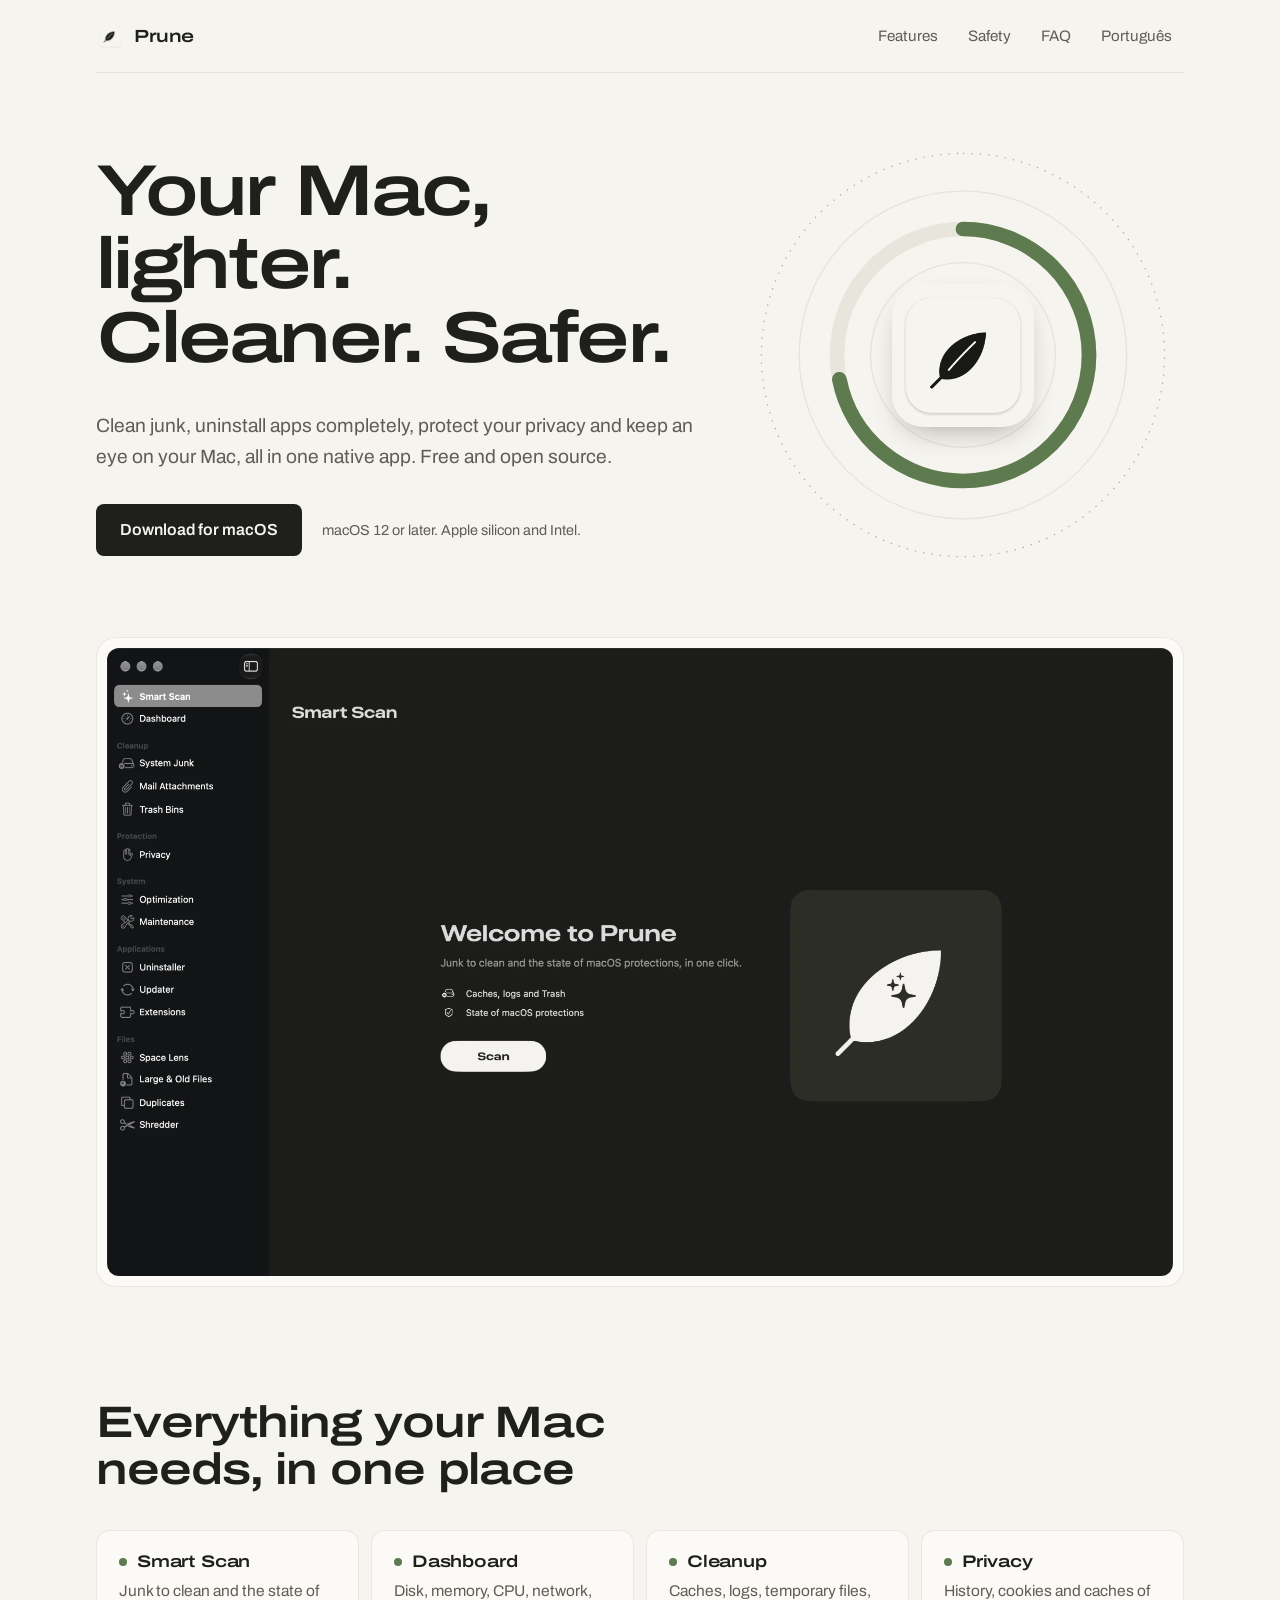
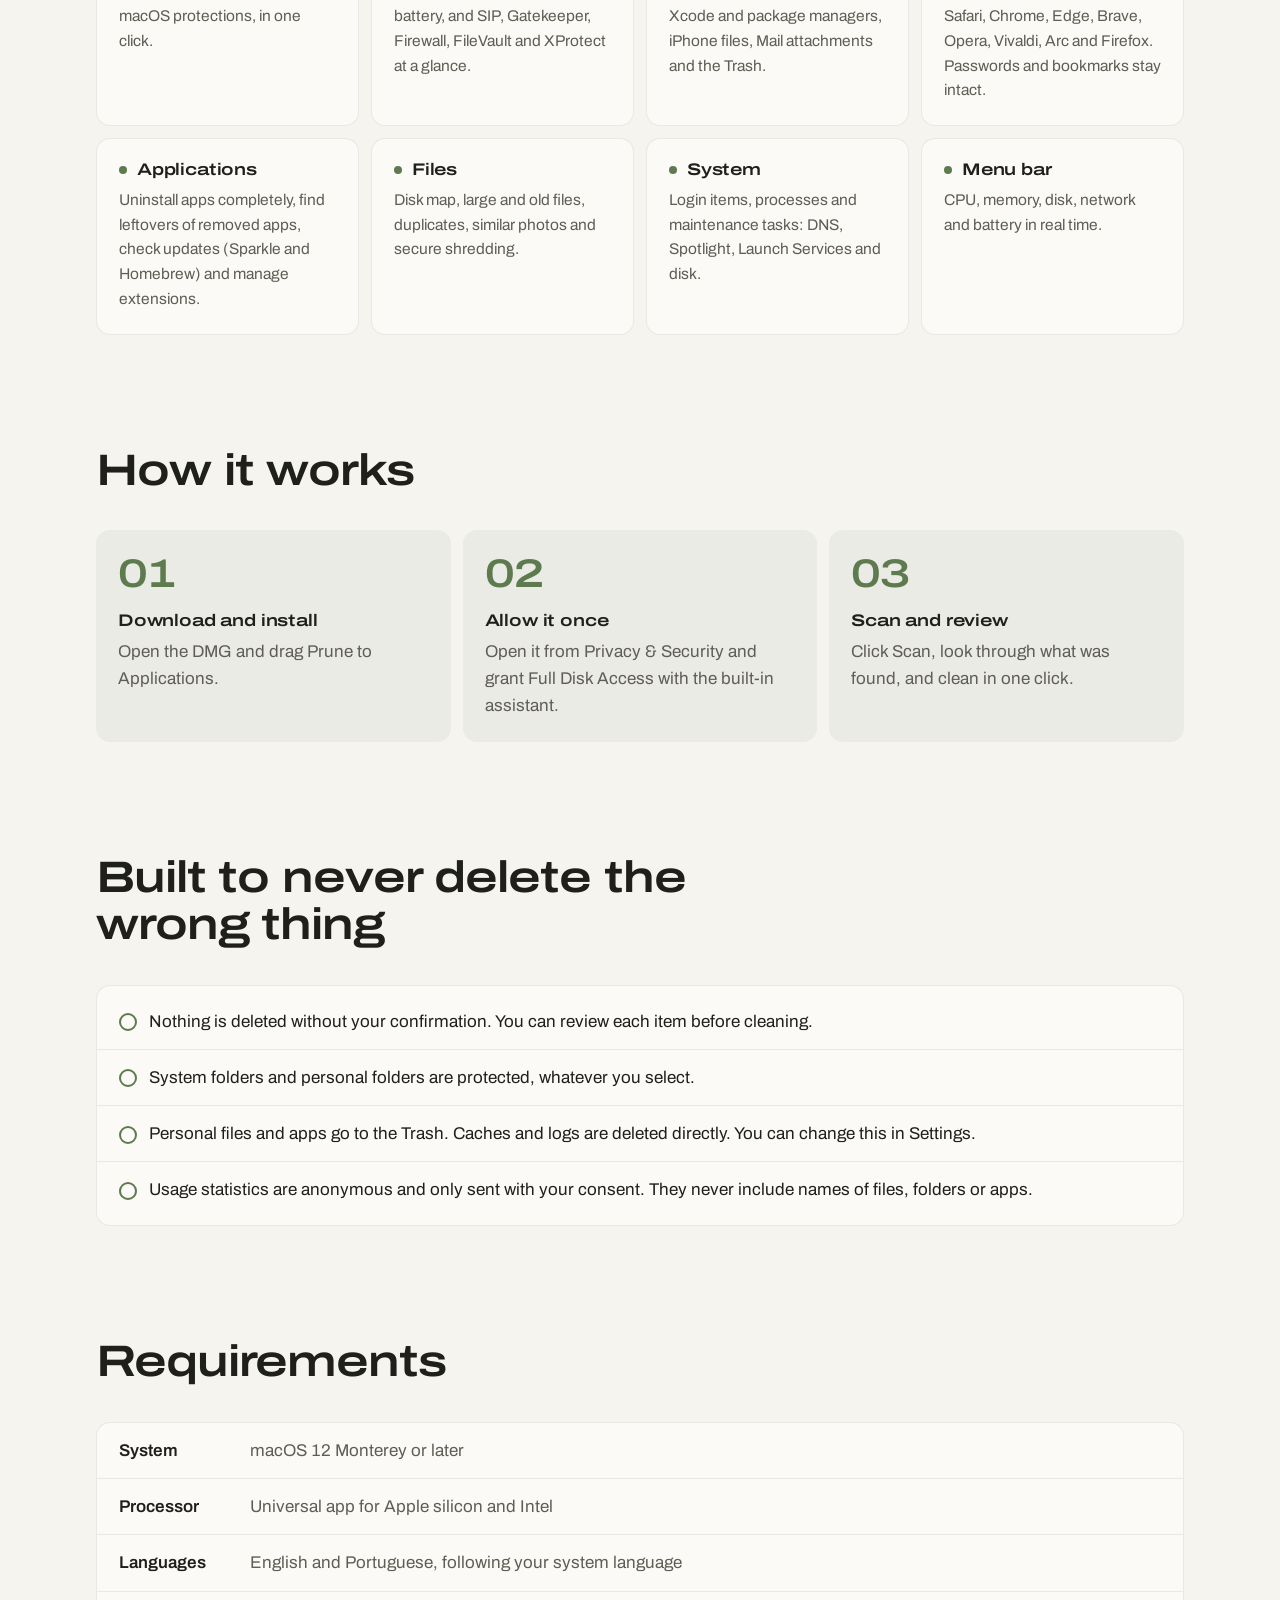
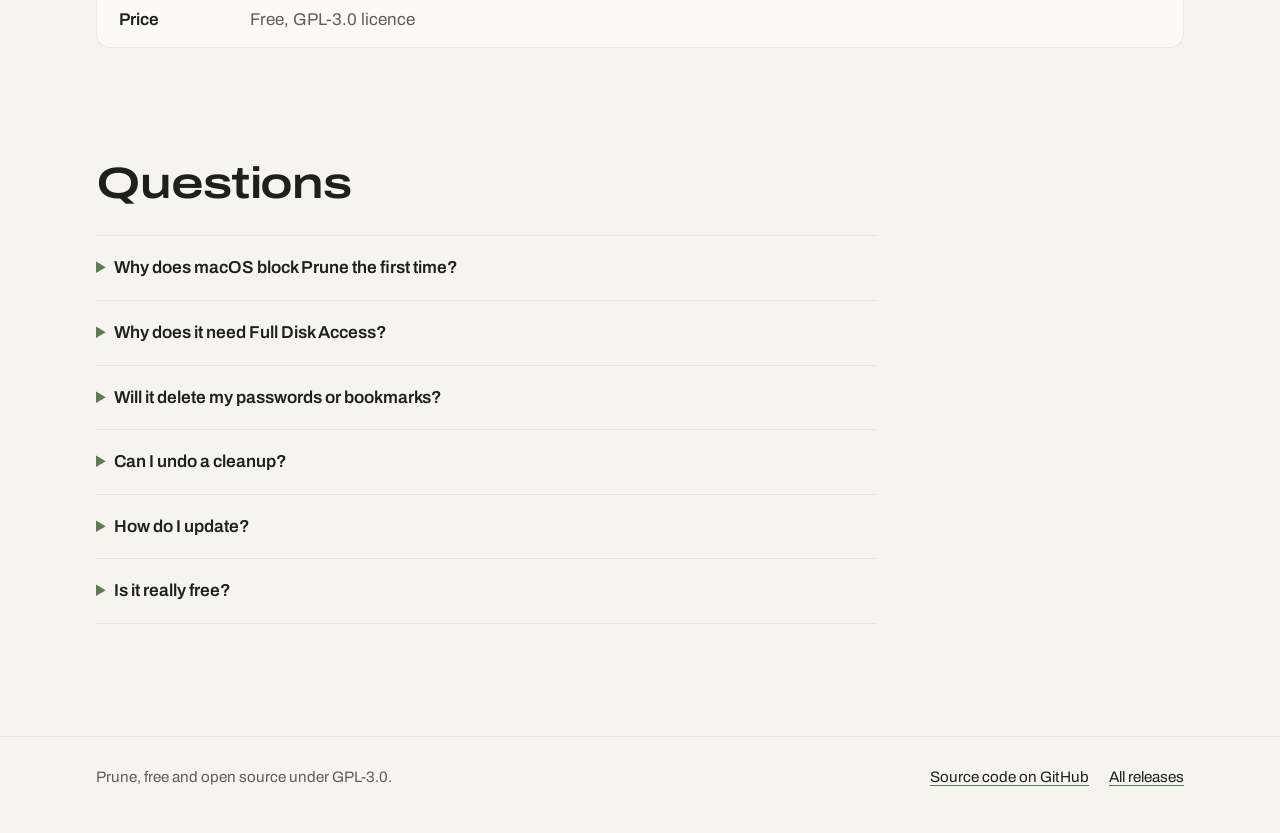
<file: site/index.html>
<!doctype html>
<html lang="en">
<head>
<meta charset="utf-8">
<meta name="viewport" content="width=device-width, initial-scale=1">
<title>Prune: Free, Open-Source Mac Cleaner and Uninstaller</title>
<meta name="description" content="Prune is a free, open-source Mac cleaner and uninstaller: clean junk, remove apps completely, clear browser history and keep an eye on your Mac.">
<link rel="canonical" href="https://viniciuslopesgit.github.io/prune/">
<link rel="alternate" hreflang="en" href="https://viniciuslopesgit.github.io/prune/">
<link rel="alternate" hreflang="pt-PT" href="https://viniciuslopesgit.github.io/prune/pt/">
<link rel="alternate" hreflang="x-default" href="https://viniciuslopesgit.github.io/prune/">
<link rel="icon" type="image/png" href="icon.png">
<link rel="apple-touch-icon" href="icon.png">
<meta property="og:type" content="website">
<meta property="og:site_name" content="Prune">
<meta property="og:title" content="Prune: Free, Open-Source Mac Cleaner and Uninstaller">
<meta property="og:description" content="Clean junk, uninstall apps completely, protect your privacy and keep an eye on your Mac, all in one native app. Free and open source.">
<meta property="og:url" content="https://viniciuslopesgit.github.io/prune/">
<meta property="og:image" content="https://viniciuslopesgit.github.io/prune/og.png">
<meta property="og:image:width" content="1200">
<meta property="og:image:height" content="630">
<meta property="og:image:alt" content="Prune, a free, open-source Mac cleaner, next to its Smart Scan window">
<meta property="og:locale" content="en_US">
<meta property="og:locale:alternate" content="pt_PT">
<meta name="twitter:card" content="summary_large_image">
<script type="application/ld+json">
{
  "@context": "https://schema.org",
  "@type": "SoftwareApplication",
  "name": "Prune",
  "description": "A free, open-source Mac cleaner and uninstaller: clean junk, remove apps completely, clear browser history and keep an eye on your Mac.",
  "url": "https://viniciuslopesgit.github.io/prune/",
  "downloadUrl": "https://github.com/viniciuslopesgit/prune/releases/latest",
  "image": "https://viniciuslopesgit.github.io/prune/og.png",
  "screenshot": "https://viniciuslopesgit.github.io/prune/screenshot.png",
  "applicationCategory": "UtilitiesApplication",
  "operatingSystem": "macOS 12 or later",
  "inLanguage": ["en", "pt-PT"],
  "license": "https://www.gnu.org/licenses/gpl-3.0.html",
  "isAccessibleForFree": true,
  "offers": { "@type": "Offer", "price": "0", "priceCurrency": "USD" }
}
</script>
<link rel="preconnect" href="https://fonts.googleapis.com">
<link rel="stylesheet" href="https://fonts.googleapis.com/css2?family=Archivo:wdth,wght@62..125,100..900&display=swap">
<link rel="stylesheet" href="style.css">
</head>
<body>
<a class="skip" href="#main">Skip to content</a>
<div class="wrap">
<header class="top">
  <a class="brand" href="./"><img src="icon.png" width="28" height="28" alt="">Prune</a>
  <nav aria-label="Main">
    <a class="opt" href="#features">Features</a>
    <a class="opt" href="#safety">Safety</a>
    <a class="opt" href="#faq">FAQ</a>
    <a href="pt/" hreflang="pt-PT" lang="pt-PT">Português</a>
  </nav>
</header>
<main id="main">
<div class="hero">
  <div class="intro">
  <h1>Your Mac, lighter. Cleaner. Safer.</h1>
  <p class="lede">Clean junk, uninstall apps completely, protect your privacy and keep an eye on your Mac, all in one native app. Free and open source.</p>
  <div class="cta">
    <a class="button" href="https://github.com/viniciuslopesgit/prune/releases/latest">Download for macOS</a>
    <p class="note">macOS 12 or later. Apple silicon and Intel.</p>
  </div>
  </div>
  <div class="scan" aria-hidden="true"><svg viewBox="0 0 200 200"><circle class="r" cx="100" cy="100" r="96"/><circle class="r" cx="100" cy="100" r="78"/><circle class="track" cx="100" cy="100" r="60"/><circle class="arc" cx="100" cy="100" r="60" pathLength="100"/><circle class="r" cx="100" cy="100" r="44"/></svg><img src="icon.png" width="128" height="128" alt=""></div>
  <figure class="shot"><img src="screenshot.png" width="2000" height="1177" alt="Prune Smart Scan showing junk to clean and the state of macOS protections"></figure>
</div>

<section id="features" aria-labelledby="f-h">
  <h2 id="f-h">Everything your Mac needs, in one place</h2>
  <div class="features">
    <div><h3>Smart Scan</h3><p>Junk to clean and the state of macOS protections, in one click.</p></div>
    <div><h3>Dashboard</h3><p>Disk, memory, CPU, network, battery, and SIP, Gatekeeper, Firewall, FileVault and XProtect at a glance.</p></div>
    <div><h3>Cleanup</h3><p>Caches, logs, temporary files, Xcode and package managers, iPhone files, Mail attachments and the Trash.</p></div>
    <div><h3>Privacy</h3><p>History, cookies and caches of Safari, Chrome, Edge, Brave, Opera, Vivaldi, Arc and Firefox. Passwords and bookmarks stay intact.</p></div>
    <div><h3>Applications</h3><p>Uninstall apps completely, find leftovers of removed apps, check updates (Sparkle and Homebrew) and manage extensions.</p></div>
    <div><h3>Files</h3><p>Disk map, large and old files, duplicates, similar photos and secure shredding.</p></div>
    <div><h3>System</h3><p>Login items, processes and maintenance tasks: DNS, Spotlight, Launch Services and disk.</p></div>
    <div><h3>Menu bar</h3><p>CPU, memory, disk, network and battery in real time.</p></div>
  </div>
</section>

<div class="safety" id="safety">
<section aria-labelledby="h-h">
  <h2 id="h-h">How it works</h2>
  <ol class="steps">
    <li><h3>Download and install</h3><p>Open the DMG and drag Prune to Applications.</p></li>
    <li><h3>Allow it once</h3><p>Open it from Privacy &amp; Security and grant Full Disk Access with the built-in assistant.</p></li>
    <li><h3>Scan and review</h3><p>Click Scan, look through what was found, and clean in one click.</p></li>
  </ol>
  <h2>Built to never delete the wrong thing</h2>
  <ul class="ticks">
    <li>Nothing is deleted without your confirmation. You can review each item before cleaning.</li>
    <li>System folders and personal folders are protected, whatever you select.</li>
    <li>Personal files and apps go to the Trash. Caches and logs are deleted directly. You can change this in Settings.</li>
    <li>Usage statistics are anonymous and only sent with your consent. They never include names of files, folders or apps.</li>
  </ul>
</section>
</div>

<section aria-labelledby="r-h">
  <h2 id="r-h">Requirements</h2>
  <dl class="req">
    <dt>System</dt><dd>macOS 12 Monterey or later</dd>
    <dt>Processor</dt><dd>Universal app for Apple silicon and Intel</dd>
    <dt>Languages</dt><dd>English and Portuguese, following your system language</dd>
    <dt>Price</dt><dd>Free, GPL-3.0 licence</dd>
  </dl>
</section>

<section id="faq" aria-labelledby="q-h">
  <h2 id="q-h">Questions</h2>
  <details><summary>Why does macOS block Prune the first time?</summary>
    <p>Prune is a free, open-source project made by independent developers, not a company. To open without a warning, a Mac app has to be notarized by Apple, which requires a paid Apple Developer account. Prune isn't notarized yet, so macOS can't confirm who made it and asks you first.</p>
    <p>This is a warning that the developer is unknown, not a sign that something is wrong with the app. Because the code is open, you don't have to take our word for it:</p>
    <ul>
      <li>Read every line of the <a href="https://github.com/viniciuslopesgit/prune">source code on GitHub</a>.</li>
      <li>Check that your download is the one we published: each Release lists the checksums in <code>SHA256SUMS</code>, and <code>shasum -a 256 Prune-*.dmg</code> shows yours.</li>
      <li>Build the app yourself with <code>./scripts/build_app.sh</code>.</li>
    </ul>
    <p>To open it, go to System Settings, Privacy &amp; Security and click Open Anyway. You only do this once. Or run this in Terminal:</p>
    <pre><code>xattr -dr com.apple.quarantine /Applications/Prune.app</code></pre></details>
  <details><summary>Why does it need Full Disk Access?</summary>
    <p>Caches, logs and browser data live in folders macOS protects. Without access, Prune cannot see or clean them.</p></details>
  <details><summary>Will it delete my passwords or bookmarks?</summary>
    <p>No. Privacy cleaning removes history, cookies and caches only.</p></details>
  <details><summary>Can I undo a cleanup?</summary>
    <p>Personal files and apps go to the Trash, so you can restore them from there. Caches and logs are removed directly, as apps rebuild them.</p></details>
  <details><summary>How do I update?</summary>
    <p>Download the new version and replace the app in Applications. What's new is in the <a href="https://github.com/viniciuslopesgit/prune/blob/main/CHANGELOG.md">changelog</a>.</p></details>
  <details><summary>Is it really free?</summary>
    <p>Yes. Prune is open source under the GPL-3.0 licence, with the code on GitHub.</p></details>
</section>
</main>
</div>
<footer><div class="wrap">
  <span>Prune, free and open source under GPL-3.0.</span>
  <span><a href="https://github.com/viniciuslopesgit/prune">Source code on GitHub</a> <a href="https://github.com/viniciuslopesgit/prune/releases">All releases</a></span>
</div></footer>
</body>
</html>
</file>
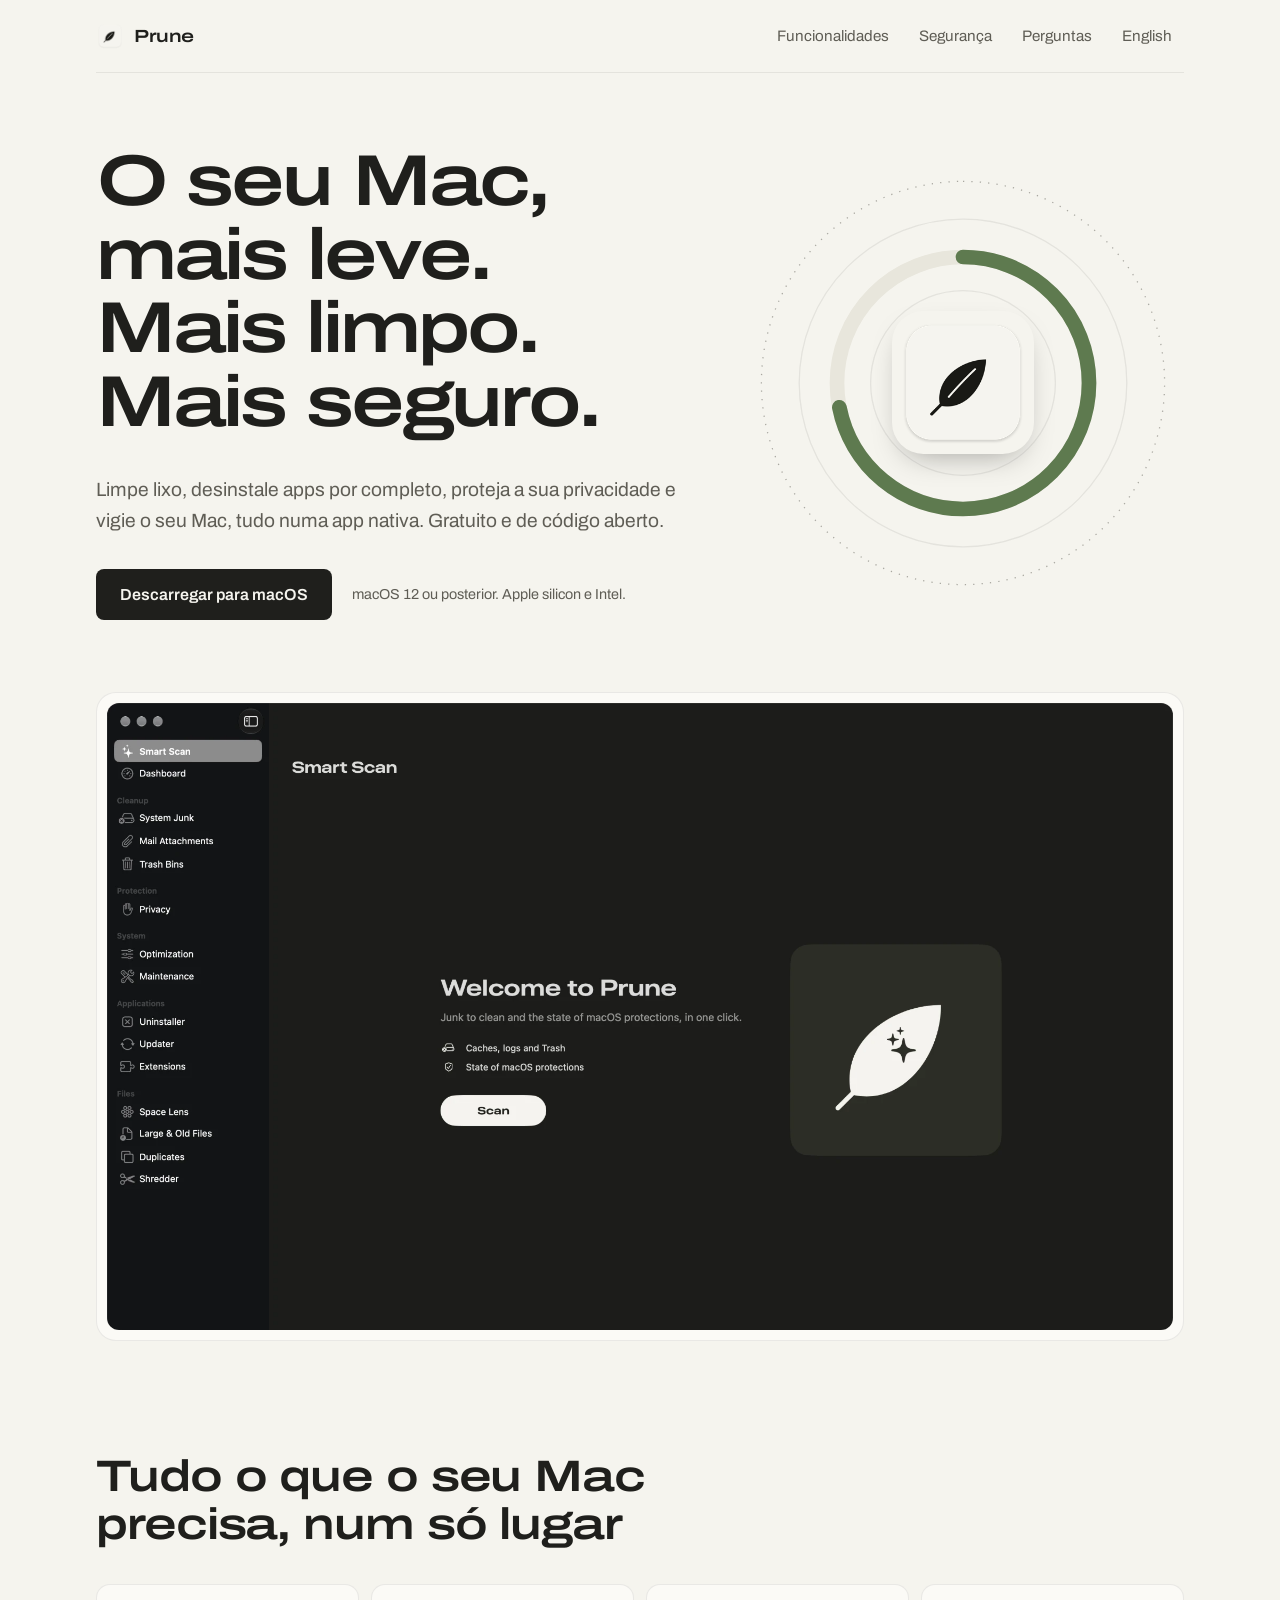
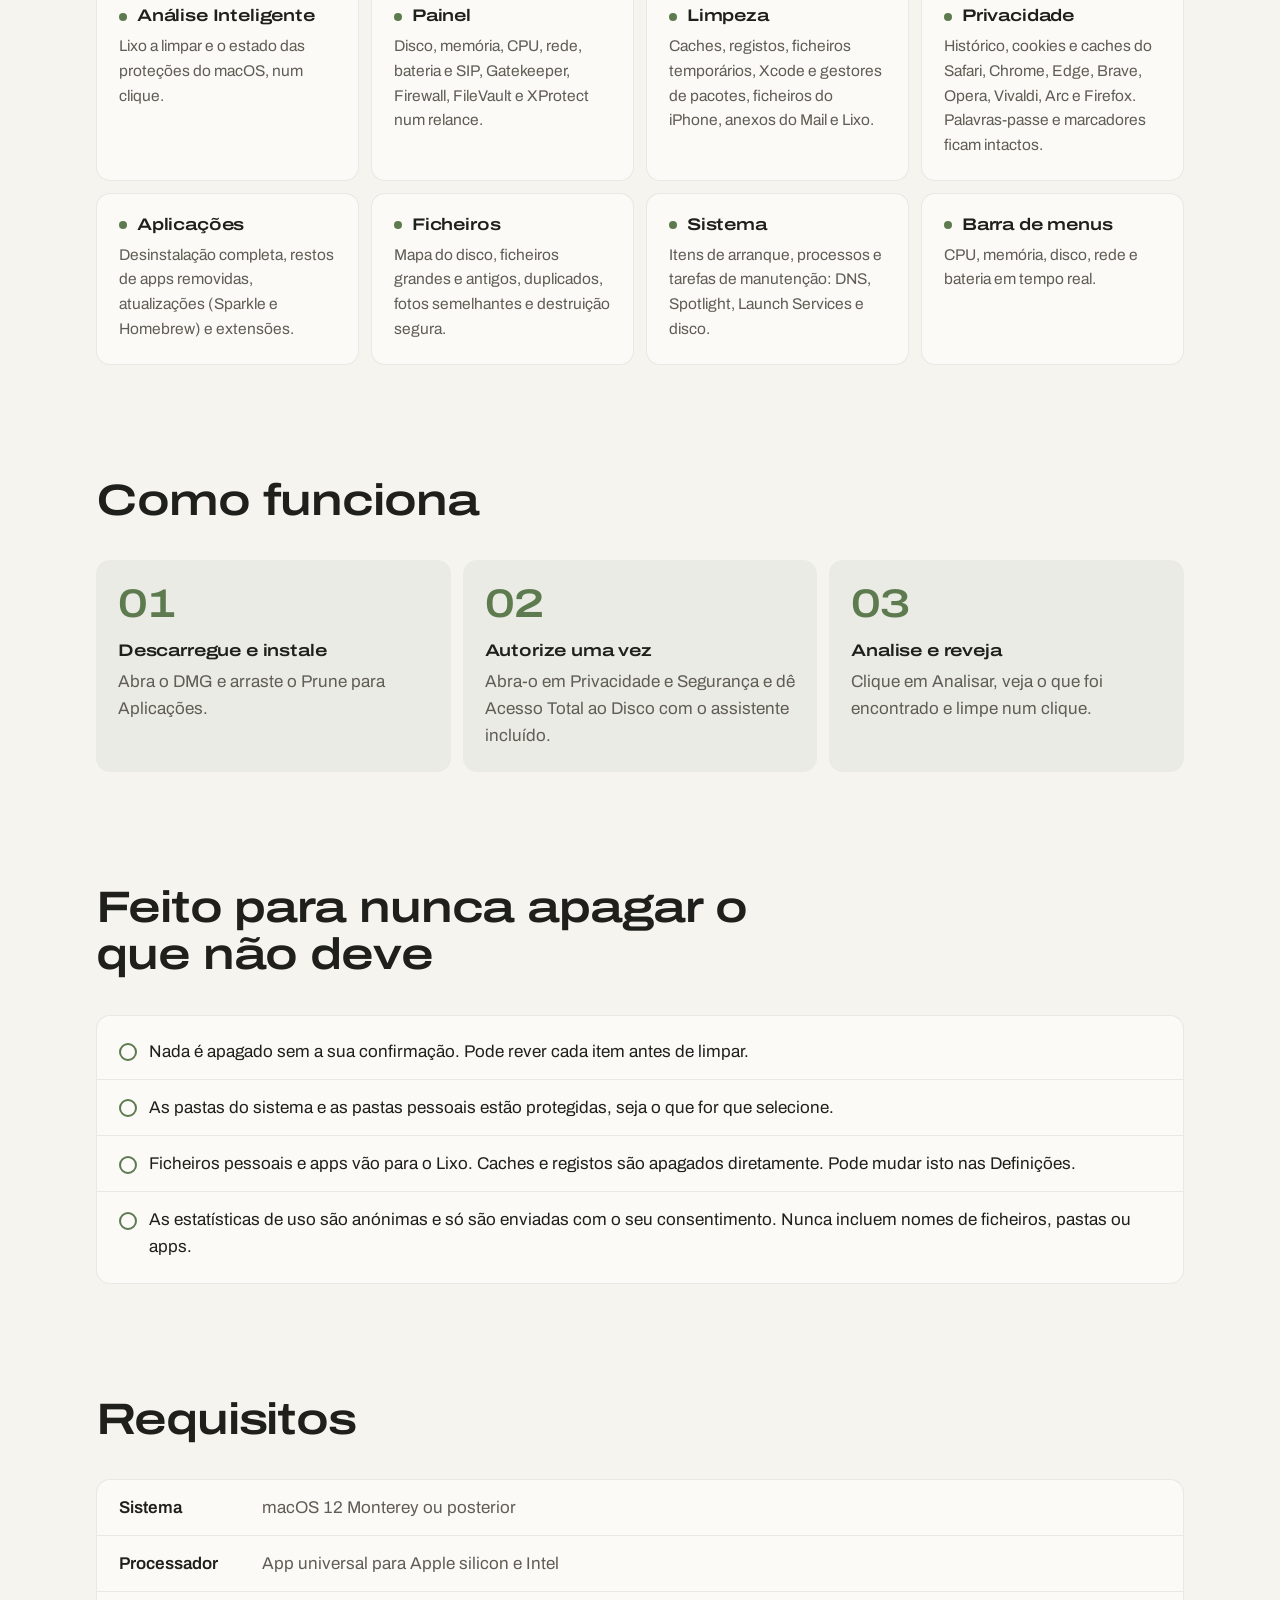
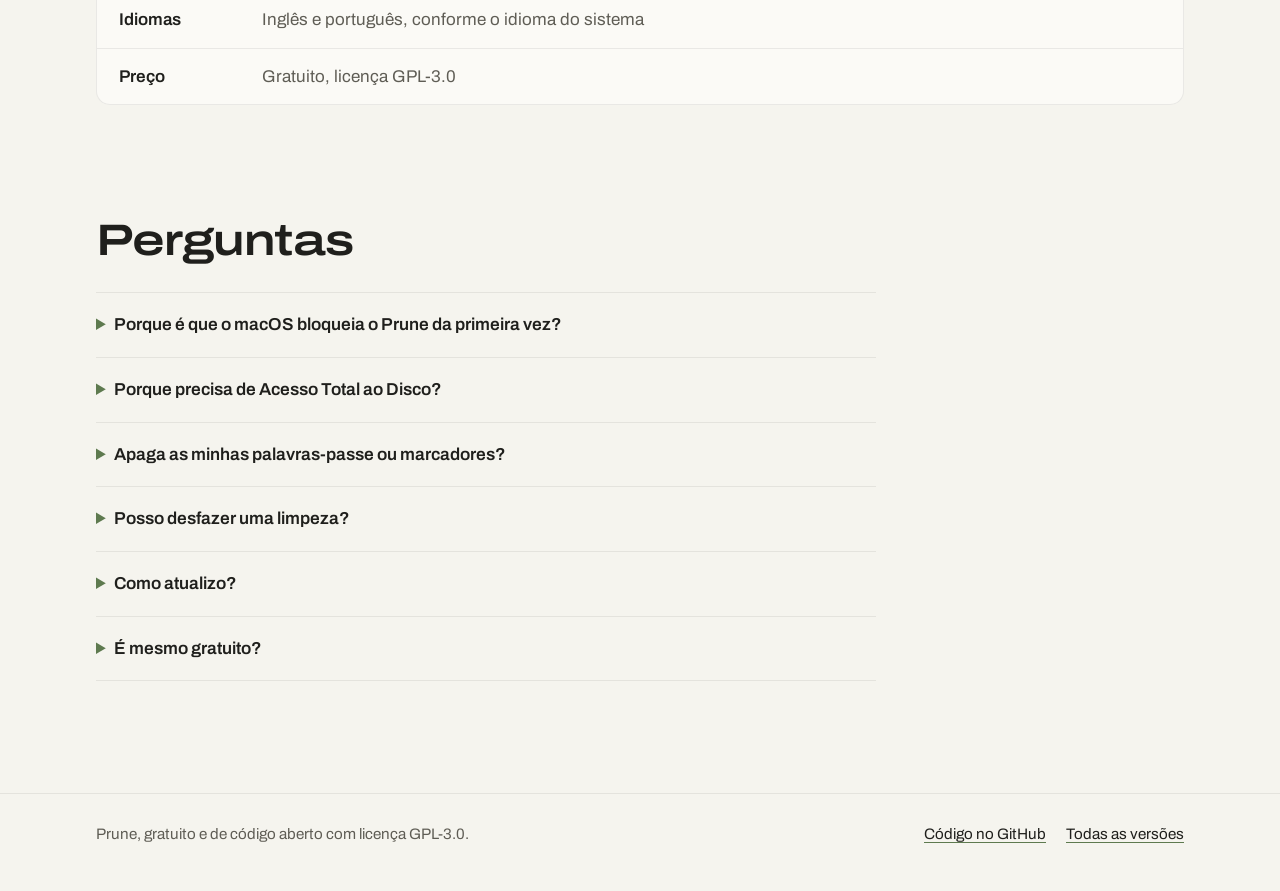
<file: site/pt/index.html>
<!doctype html>
<html lang="pt-PT">
<head>
<meta charset="utf-8">
<meta name="viewport" content="width=device-width, initial-scale=1">
<title>Prune: limpador de Mac gratuito e de código aberto</title>
<meta name="description" content="Limpador e desinstalador gratuito e de código aberto para Mac: limpe lixo, remova apps por completo, apague o histórico dos browsers e vigie o seu Mac.">
<link rel="canonical" href="https://viniciuslopesgit.github.io/prune/pt/">
<link rel="alternate" hreflang="en" href="https://viniciuslopesgit.github.io/prune/">
<link rel="alternate" hreflang="pt-PT" href="https://viniciuslopesgit.github.io/prune/pt/">
<link rel="alternate" hreflang="x-default" href="https://viniciuslopesgit.github.io/prune/">
<link rel="icon" type="image/png" href="../icon.png">
<link rel="apple-touch-icon" href="../icon.png">
<meta property="og:type" content="website">
<meta property="og:site_name" content="Prune">
<meta property="og:title" content="Prune: limpador de Mac gratuito e de código aberto">
<meta property="og:description" content="Limpe lixo, desinstale apps por completo, proteja a sua privacidade e vigie o seu Mac, tudo numa app nativa. Gratuito e de código aberto.">
<meta property="og:url" content="https://viniciuslopesgit.github.io/prune/pt/">
<meta property="og:image" content="https://viniciuslopesgit.github.io/prune/og.png">
<meta property="og:image:width" content="1200">
<meta property="og:image:height" content="630">
<meta property="og:image:alt" content="Prune, um limpador de Mac gratuito e de código aberto, ao lado da janela do Smart Scan">
<meta property="og:locale" content="pt_PT">
<meta property="og:locale:alternate" content="en_US">
<meta name="twitter:card" content="summary_large_image">
<script type="application/ld+json">
{
  "@context": "https://schema.org",
  "@type": "SoftwareApplication",
  "name": "Prune",
  "description": "Limpador e desinstalador gratuito e de código aberto para Mac: limpe lixo, remova apps por completo, apague o histórico dos browsers e vigie o seu Mac.",
  "url": "https://viniciuslopesgit.github.io/prune/pt/",
  "downloadUrl": "https://github.com/viniciuslopesgit/prune/releases/latest",
  "image": "https://viniciuslopesgit.github.io/prune/og.png",
  "screenshot": "https://viniciuslopesgit.github.io/prune/screenshot.png",
  "applicationCategory": "UtilitiesApplication",
  "operatingSystem": "macOS 12 ou posterior",
  "inLanguage": ["en", "pt-PT"],
  "license": "https://www.gnu.org/licenses/gpl-3.0.html",
  "isAccessibleForFree": true,
  "offers": { "@type": "Offer", "price": "0", "priceCurrency": "USD" }
}
</script>
<link rel="preconnect" href="https://fonts.googleapis.com">
<link rel="stylesheet" href="https://fonts.googleapis.com/css2?family=Archivo:wdth,wght@62..125,100..900&display=swap">
<link rel="stylesheet" href="../style.css">
</head>
<body>
<a class="skip" href="#main">Saltar para o conteúdo</a>
<div class="wrap">
<header class="top">
  <a class="brand" href="./"><img src="../icon.png" width="28" height="28" alt="">Prune</a>
  <nav aria-label="Principal">
    <a class="opt" href="#features">Funcionalidades</a>
    <a class="opt" href="#safety">Segurança</a>
    <a class="opt" href="#faq">Perguntas</a>
    <a href="../" hreflang="en" lang="en">English</a>
  </nav>
</header>
<main id="main">
<div class="hero">
  <div class="intro">
  <h1>O seu Mac, mais leve. Mais limpo. Mais seguro.</h1>
  <p class="lede">Limpe lixo, desinstale apps por completo, proteja a sua privacidade e vigie o seu Mac, tudo numa app nativa. Gratuito e de código aberto.</p>
  <div class="cta">
    <a class="button" href="https://github.com/viniciuslopesgit/prune/releases/latest">Descarregar para macOS</a>
    <p class="note">macOS 12 ou posterior. Apple silicon e Intel.</p>
  </div>
  </div>
  <div class="scan" aria-hidden="true"><svg viewBox="0 0 200 200"><circle class="r" cx="100" cy="100" r="96"/><circle class="r" cx="100" cy="100" r="78"/><circle class="track" cx="100" cy="100" r="60"/><circle class="arc" cx="100" cy="100" r="60" pathLength="100"/><circle class="r" cx="100" cy="100" r="44"/></svg><img src="../icon.png" width="128" height="128" alt=""></div>
  <figure class="shot"><img src="../screenshot.png" width="2000" height="1177" alt="Análise Inteligente do Prune com o lixo a limpar e o estado das proteções do macOS"></figure>
</div>

<section id="features" aria-labelledby="f-h">
  <h2 id="f-h">Tudo o que o seu Mac precisa, num só lugar</h2>
  <div class="features">
    <div><h3>Análise Inteligente</h3><p>Lixo a limpar e o estado das proteções do macOS, num clique.</p></div>
    <div><h3>Painel</h3><p>Disco, memória, CPU, rede, bateria e SIP, Gatekeeper, Firewall, FileVault e XProtect num relance.</p></div>
    <div><h3>Limpeza</h3><p>Caches, registos, ficheiros temporários, Xcode e gestores de pacotes, ficheiros do iPhone, anexos do Mail e Lixo.</p></div>
    <div><h3>Privacidade</h3><p>Histórico, cookies e caches do Safari, Chrome, Edge, Brave, Opera, Vivaldi, Arc e Firefox. Palavras-passe e marcadores ficam intactos.</p></div>
    <div><h3>Aplicações</h3><p>Desinstalação completa, restos de apps removidas, atualizações (Sparkle e Homebrew) e extensões.</p></div>
    <div><h3>Ficheiros</h3><p>Mapa do disco, ficheiros grandes e antigos, duplicados, fotos semelhantes e destruição segura.</p></div>
    <div><h3>Sistema</h3><p>Itens de arranque, processos e tarefas de manutenção: DNS, Spotlight, Launch Services e disco.</p></div>
    <div><h3>Barra de menus</h3><p>CPU, memória, disco, rede e bateria em tempo real.</p></div>
  </div>
</section>

<div class="safety" id="safety">
<section aria-labelledby="h-h">
  <h2 id="h-h">Como funciona</h2>
  <ol class="steps">
    <li><h3>Descarregue e instale</h3><p>Abra o DMG e arraste o Prune para Aplicações.</p></li>
    <li><h3>Autorize uma vez</h3><p>Abra-o em Privacidade e Segurança e dê Acesso Total ao Disco com o assistente incluído.</p></li>
    <li><h3>Analise e reveja</h3><p>Clique em Analisar, veja o que foi encontrado e limpe num clique.</p></li>
  </ol>
  <h2>Feito para nunca apagar o que não deve</h2>
  <ul class="ticks">
    <li>Nada é apagado sem a sua confirmação. Pode rever cada item antes de limpar.</li>
    <li>As pastas do sistema e as pastas pessoais estão protegidas, seja o que for que selecione.</li>
    <li>Ficheiros pessoais e apps vão para o Lixo. Caches e registos são apagados diretamente. Pode mudar isto nas Definições.</li>
    <li>As estatísticas de uso são anónimas e só são enviadas com o seu consentimento. Nunca incluem nomes de ficheiros, pastas ou apps.</li>
  </ul>
</section>
</div>

<section aria-labelledby="r-h">
  <h2 id="r-h">Requisitos</h2>
  <dl class="req">
    <dt>Sistema</dt><dd>macOS 12 Monterey ou posterior</dd>
    <dt>Processador</dt><dd>App universal para Apple silicon e Intel</dd>
    <dt>Idiomas</dt><dd>Inglês e português, conforme o idioma do sistema</dd>
    <dt>Preço</dt><dd>Gratuito, licença GPL-3.0</dd>
  </dl>
</section>

<section id="faq" aria-labelledby="q-h">
  <h2 id="q-h">Perguntas</h2>
  <details><summary>Porque é que o macOS bloqueia o Prune da primeira vez?</summary>
    <p>O Prune é um projeto gratuito e de código aberto, feito por programadores independentes, não por uma empresa. Para abrir sem aviso, uma app para Mac tem de ser notarizada pela Apple, o que exige uma conta paga de Apple Developer. O Prune ainda não é notarizado, por isso o macOS não consegue confirmar quem o fez e pergunta-lhe primeiro.</p>
    <p>É um aviso de que o programador é desconhecido, não um sinal de que algo está errado com a app. Como o código é aberto, não precisa de acreditar só na nossa palavra:</p>
    <ul>
      <li>Leia cada linha do <a href="https://github.com/viniciuslopesgit/prune">código no GitHub</a>.</li>
      <li>Confirme que o seu download é o que publicámos: cada versão lista os checksums em <code>SHA256SUMS</code>, e <code>shasum -a 256 Prune-*.dmg</code> mostra o seu.</li>
      <li>Compile a app com <code>./scripts/build_app.sh</code>.</li>
    </ul>
    <p>Para a abrir, vá a Definições do Sistema, Privacidade e Segurança e clique em Abrir mesmo assim. Só precisa de o fazer uma vez. Ou execute no Terminal:</p>
    <pre><code>xattr -dr com.apple.quarantine /Applications/Prune.app</code></pre></details>
  <details><summary>Porque precisa de Acesso Total ao Disco?</summary>
    <p>Caches, registos e dados dos browsers estão em pastas que o macOS protege. Sem acesso, o Prune não os consegue ver nem limpar.</p></details>
  <details><summary>Apaga as minhas palavras-passe ou marcadores?</summary>
    <p>Não. A limpeza de privacidade remove apenas histórico, cookies e caches.</p></details>
  <details><summary>Posso desfazer uma limpeza?</summary>
    <p>Ficheiros pessoais e apps vão para o Lixo, de onde os pode recuperar. Caches e registos são removidos diretamente, porque as apps voltam a criá-los.</p></details>
  <details><summary>Como atualizo?</summary>
    <p>Descarregue a nova versão e substitua a app em Aplicações. As novidades estão no <a href="https://github.com/viniciuslopesgit/prune/blob/main/CHANGELOG.md">registo de alterações</a>.</p></details>
  <details><summary>É mesmo gratuito?</summary>
    <p>Sim. O Prune é de código aberto, com licença GPL-3.0 e o código no GitHub.</p></details>
</section>
</main>
</div>
<footer><div class="wrap">
  <span>Prune, gratuito e de código aberto com licença GPL-3.0.</span>
  <span><a href="https://github.com/viniciuslopesgit/prune">Código no GitHub</a> <a href="https://github.com/viniciuslopesgit/prune/releases">Todas as versões</a></span>
</div></footer>
</body>
</html>
</file>
<file: site/style.css>
/* Prune: the app's own tokens (Sources/Prune/UI/Theme.swift). Monochrome ink and ivory,
   one sage accent, one type family with width as the variable. The hero ring is the only bold moment. */
:root {
  --bg: #f5f4ee;
  --panel: #fbfaf6;
  --stone: #e8e6dc;
  --accent: #1f1f1c;     /* ink: main actions, rings */
  --on-accent: #f5f4ee;
  --leaf: #5e7a4f;
  --amber: #a86a14;
  --muted: #5f5d55;
  --hairline: rgba(31, 31, 28, .08);
  --inset: rgba(31, 31, 28, .045);
  color-scheme: light dark;
}
@media (prefers-color-scheme: dark) {
  :root:not([data-theme="light"]) {
    --bg: #1c1c19; --panel: #252521; --stone: #2d2d28; --accent: #f5f4ee; --on-accent: #1f1f1c;
    --leaf: #9dbb88; --amber: #d9a04a; --muted: #a8a69c;
    --hairline: rgba(245, 244, 238, .09); --inset: rgba(245, 244, 238, .05);
  }
}
:root[data-theme="dark"] {
  --bg: #1c1c19; --panel: #252521; --stone: #2d2d28; --accent: #f5f4ee; --on-accent: #1f1f1c;
  --leaf: #9dbb88; --amber: #d9a04a; --muted: #a8a69c;
  --hairline: rgba(245, 244, 238, .09); --inset: rgba(245, 244, 238, .05);
}

* { box-sizing: border-box; }
body {
  margin: 0; background: var(--bg); color: var(--accent);
  font: 400 1.0625rem/1.6 "Archivo", -apple-system, system-ui, sans-serif;
  font-variant-numeric: tabular-nums;
}
/* Display = the app's SF Pro Expanded: widest Archivo, semibold */
h1, h2, h3, .brand, ol.steps li::before {
  font-family: "Archivo", -apple-system, system-ui, sans-serif;
  font-stretch: 125%; font-variation-settings: "wdth" 125; font-weight: 600;
  line-height: 1.08; letter-spacing: -.025em;
}
h1, h2, h3 { margin: 0 0 .5em; }
h2 { font-size: clamp(1.75rem, 4vw, 2.75rem); max-width: 20ch; }
h3 { font-size: 1.05rem; letter-spacing: -.01em; }
p { margin: 0 0 1em; max-width: 62ch; }
a { color: var(--accent); text-underline-offset: 3px; text-decoration-color: var(--leaf); }
a:focus-visible, summary:focus-visible { outline: 2px solid var(--leaf); outline-offset: 3px; border-radius: 6px; }
.wrap { max-width: 1120px; margin: 0 auto; padding: 0 16px; }
.skip { position: absolute; left: -999px; }
.skip:focus { left: 16px; top: 16px; background: var(--panel); padding: 8px; z-index: 2; }

header.top { display: flex; justify-content: space-between; align-items: center; padding: 18px 0; gap: 16px; border-bottom: 1px solid var(--hairline); }
.brand { display: flex; align-items: center; gap: 10px; font-size: 1.1rem; color: var(--accent); text-decoration: none; }
.brand img { border-radius: 7px; }
.top nav { display: flex; gap: 6px; flex-wrap: wrap; }
.top nav a { color: var(--muted); text-decoration: none; padding: 6px 12px; border-radius: 8px; font-size: .95rem; }
.top nav a:hover { color: var(--accent); background: var(--inset); }

/* Hero: text beside a scan instrument made of the app's rings */
.hero { display: grid; grid-template-columns: 1.15fr .85fr; align-items: center; gap: 32px 48px; padding: 72px 0 0; }
.hero h1 { font-size: clamp(2.5rem, 6vw, 4.5rem); letter-spacing: -.04em; line-height: 1.02; }
.hero .lede { font-size: 1.2rem; color: var(--muted); }
.cta { display: flex; gap: 20px; align-items: center; flex-wrap: wrap; margin: 32px 0 0; }
.button {
  background: var(--accent); color: var(--on-accent); text-decoration: none; font-weight: 600;
  padding: 13px 24px; border-radius: 8px; font-size: 1rem;
}
.button:hover { opacity: .88; }
.note { color: var(--muted); font-size: .9rem; margin: 0; }

.scan { position: relative; display: grid; place-items: center; max-width: 420px; width: 100%; justify-self: center; }
.scan svg, .scan img { grid-area: 1 / 1; }
.scan svg { width: 100%; height: auto; overflow: visible; transform: rotate(-90deg); }
.scan circle { fill: none; }
.scan .r { stroke: var(--hairline); stroke-width: .6; }
.scan .r:first-child { stroke-dasharray: .6 3.4; stroke: var(--muted); opacity: .5; }
.scan .track { stroke: var(--stone); stroke-width: 7; }
.scan .arc { stroke: var(--leaf); stroke-width: 7; stroke-linecap: round; stroke-dasharray: 100; stroke-dashoffset: 28; }
.scan img { width: 34%; height: auto; border-radius: 22%; box-shadow: 0 12px 30px -12px rgba(0, 0, 0, .35); }
@media (prefers-reduced-motion: no-preference) {
  html { scroll-behavior: smooth; }
  .scan .arc { animation: sweep 1.6s cubic-bezier(.3, .7, .2, 1) .3s both; }
  .scan .r:first-child { transform-origin: center; animation: turn 60s linear infinite; }
  @keyframes sweep { from { stroke-dashoffset: 100; } }
  @keyframes turn { to { transform: rotate(360deg); } }
}

.shot { grid-column: 1 / -1; margin: 40px 0 0; padding: 10px; background: var(--panel); border: 1px solid var(--hairline); border-radius: 20px; }
.shot img { width: 100%; height: auto; display: block; border-radius: 12px; }

section { padding: 112px 0 0; }

/* Features: panels like the app's modules */
.features { display: grid; grid-template-columns: repeat(auto-fill, minmax(240px, 1fr)); gap: 12px; margin-top: 36px; }
.features div { background: var(--panel); border: 1px solid var(--hairline); border-radius: 14px; padding: 22px; }
.features h3 { display: flex; align-items: center; gap: 10px; }
.features h3::before { content: ""; width: 8px; height: 8px; border-radius: 50%; background: var(--leaf); flex: none; }
.features p { color: var(--muted); margin: 0; font-size: .97rem; }

.safety { margin-top: 112px; }
.safety section { padding: 0; }
ol.steps { padding: 0; list-style: none; counter-reset: s; display: grid; grid-template-columns: repeat(auto-fit, minmax(200px, 1fr)); gap: 12px; margin: 36px 0 112px; }
ol.steps li { counter-increment: s; padding: 22px; border-radius: 14px; background: var(--inset); }
ol.steps li::before { content: counter(s, decimal-leading-zero); display: block; font-size: 2.5rem; color: var(--leaf); margin-bottom: 16px; }
ol.steps p { color: var(--muted); margin: 0; }
ul.ticks { list-style: none; padding: 8px 0; margin: 36px 0 0; background: var(--panel); border: 1px solid var(--hairline); border-radius: 14px; }
ul.ticks li { padding: 14px 22px 14px 52px; position: relative; }
ul.ticks li + li { border-top: 1px solid var(--hairline); }
ul.ticks li::before { content: ""; position: absolute; left: 22px; top: 1.15em; width: 14px; height: 14px; border-radius: 50%; border: 2px solid var(--leaf); }

dl.req { display: grid; grid-template-columns: max-content 1fr; margin: 36px 0 0; background: var(--panel); border: 1px solid var(--hairline); border-radius: 14px; overflow: hidden; }
dl.req dt, dl.req dd { margin: 0; padding: 14px 22px; }
dl.req dt { font-weight: 600; }
dl.req dd { color: var(--muted); }
dl.req dt:not(:first-of-type), dl.req dd:not(:first-of-type) { border-top: 1px solid var(--hairline); }
pre { background: var(--inset); padding: 12px 16px; border-radius: 8px; overflow-x: auto; font-size: .88rem; }

details { border-bottom: 1px solid var(--hairline); padding: 18px 0; max-width: 780px; }
details:first-of-type { margin-top: 28px; border-top: 1px solid var(--hairline); }
summary { cursor: pointer; font-weight: 600; font-size: 1.08rem; }
summary::marker { color: var(--leaf); }
details p { margin: 12px 0 0; color: var(--muted); }

footer { margin-top: 112px; padding: 28px 0 44px; border-top: 1px solid var(--hairline); color: var(--muted); font-size: .95rem; }
footer .wrap { display: flex; justify-content: space-between; gap: 16px; flex-wrap: wrap; }
footer span:last-child { display: flex; gap: 20px; }

@media (max-width: 820px) {
  .hero { grid-template-columns: 1fr; padding-top: 40px; }
  .scan { max-width: 260px; grid-row: 1; justify-self: start; }
}
@media (max-width: 600px) {
  .top nav a.opt { display: none; }
  dl.req { grid-template-columns: 1fr; }
  dl.req dd { border-top: 0 !important; padding-top: 0; }
  section, .safety { padding-top: 80px; }
  .safety { margin-top: 0; }
  ol.steps { margin-bottom: 80px; }
}
details ul { margin: 12px 0 0; padding-left: 1.2em; color: var(--muted); max-width: 62ch; }
details li { margin-bottom: .4em; }
details li::marker { color: var(--leaf); }
details :not(pre) > code { font-size: .88em; background: var(--inset); padding: 1px 6px; border-radius: 5px; }
</file>
